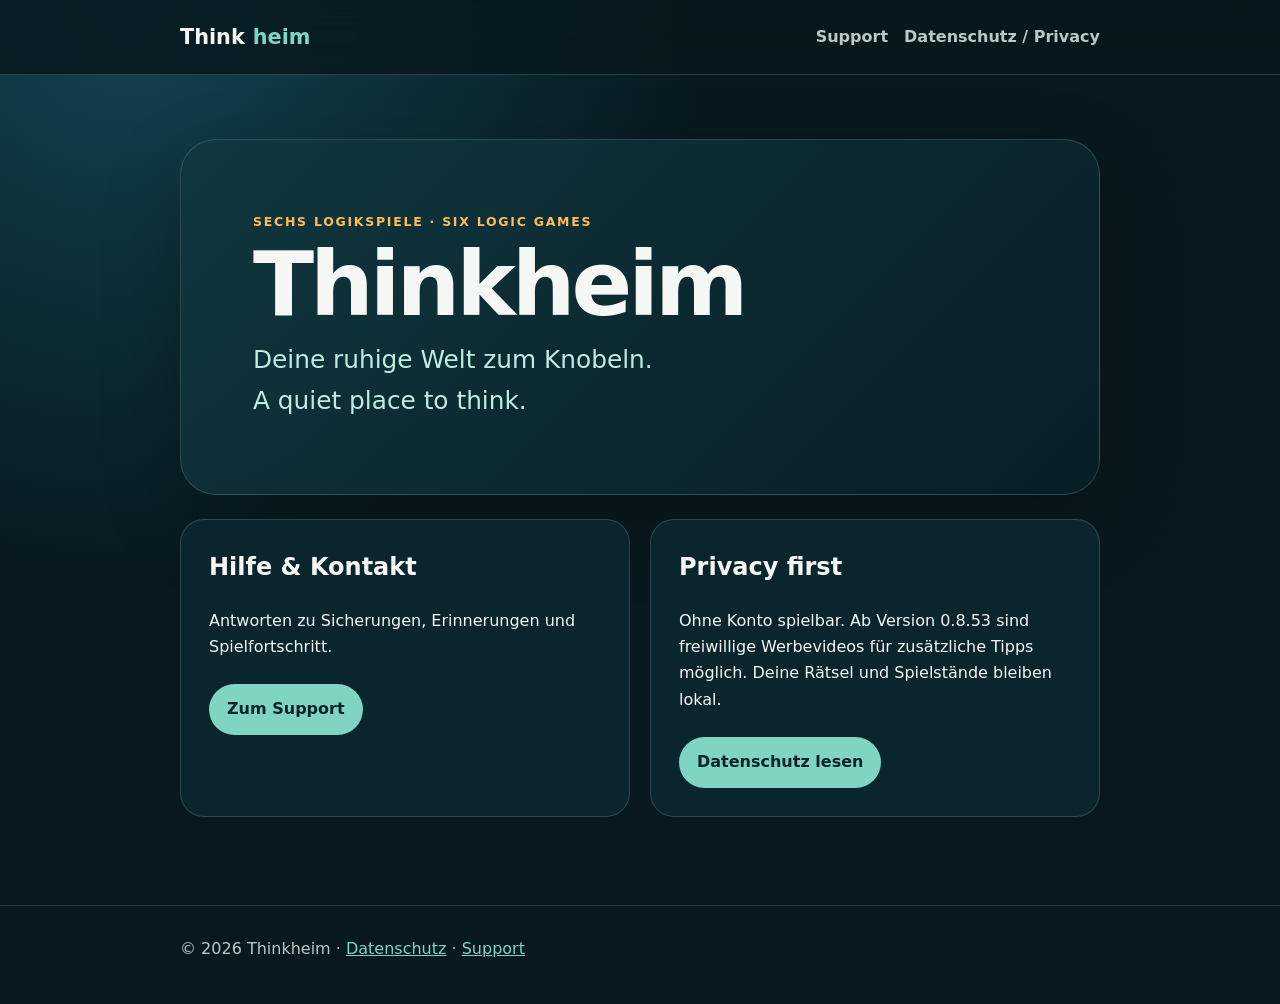
<file: docs/site/index.html>
<!doctype html>
<html lang="de">
<head>
  <meta charset="utf-8">
  <meta name="viewport" content="width=device-width, initial-scale=1">
  <meta name="description" content="Thinkheim – Deine ruhige Welt zum Knobeln. Support und Datenschutz.">
  <title>Thinkheim · A quiet place to think.</title>
  <link rel="stylesheet" href="styles.css">
</head>
<body>
  <header class="topbar">
    <nav class="shell nav" aria-label="Hauptnavigation">
      <a class="brand" href="index.html">Think<span>heim</span></a>
      <div class="links"><a href="support.html">Support</a><a href="privacy.html">Datenschutz / Privacy</a></div>
    </nav>
  </header>
  <main class="shell">
    <section class="hero">
      <div class="eyebrow">Sechs Logikspiele · Six logic games</div>
      <h1>Thinkheim</h1>
      <p class="lead">Deine ruhige Welt zum Knobeln.<br>A quiet place to think.</p>
    </section>
    <section class="cards" aria-label="Informationen">
      <article class="card"><h2>Hilfe & Kontakt</h2><p>Antworten zu Sicherungen, Erinnerungen und Spielfortschritt.</p><a class="button" href="support.html">Zum Support</a></article>
      <article class="card"><h2>Privacy first</h2><p>Ohne Konto spielbar. Ab Version 0.8.53 sind freiwillige Werbevideos für zusätzliche Tipps möglich. Deine Rätsel und Spielstände bleiben lokal.</p><a class="button" href="privacy.html">Datenschutz lesen</a></article>
    </section>
  </main>
  <footer><div class="shell">© 2026 Thinkheim · <a href="privacy.html">Datenschutz</a> · <a href="support.html">Support</a></div></footer>
</body>
</html>
</file>
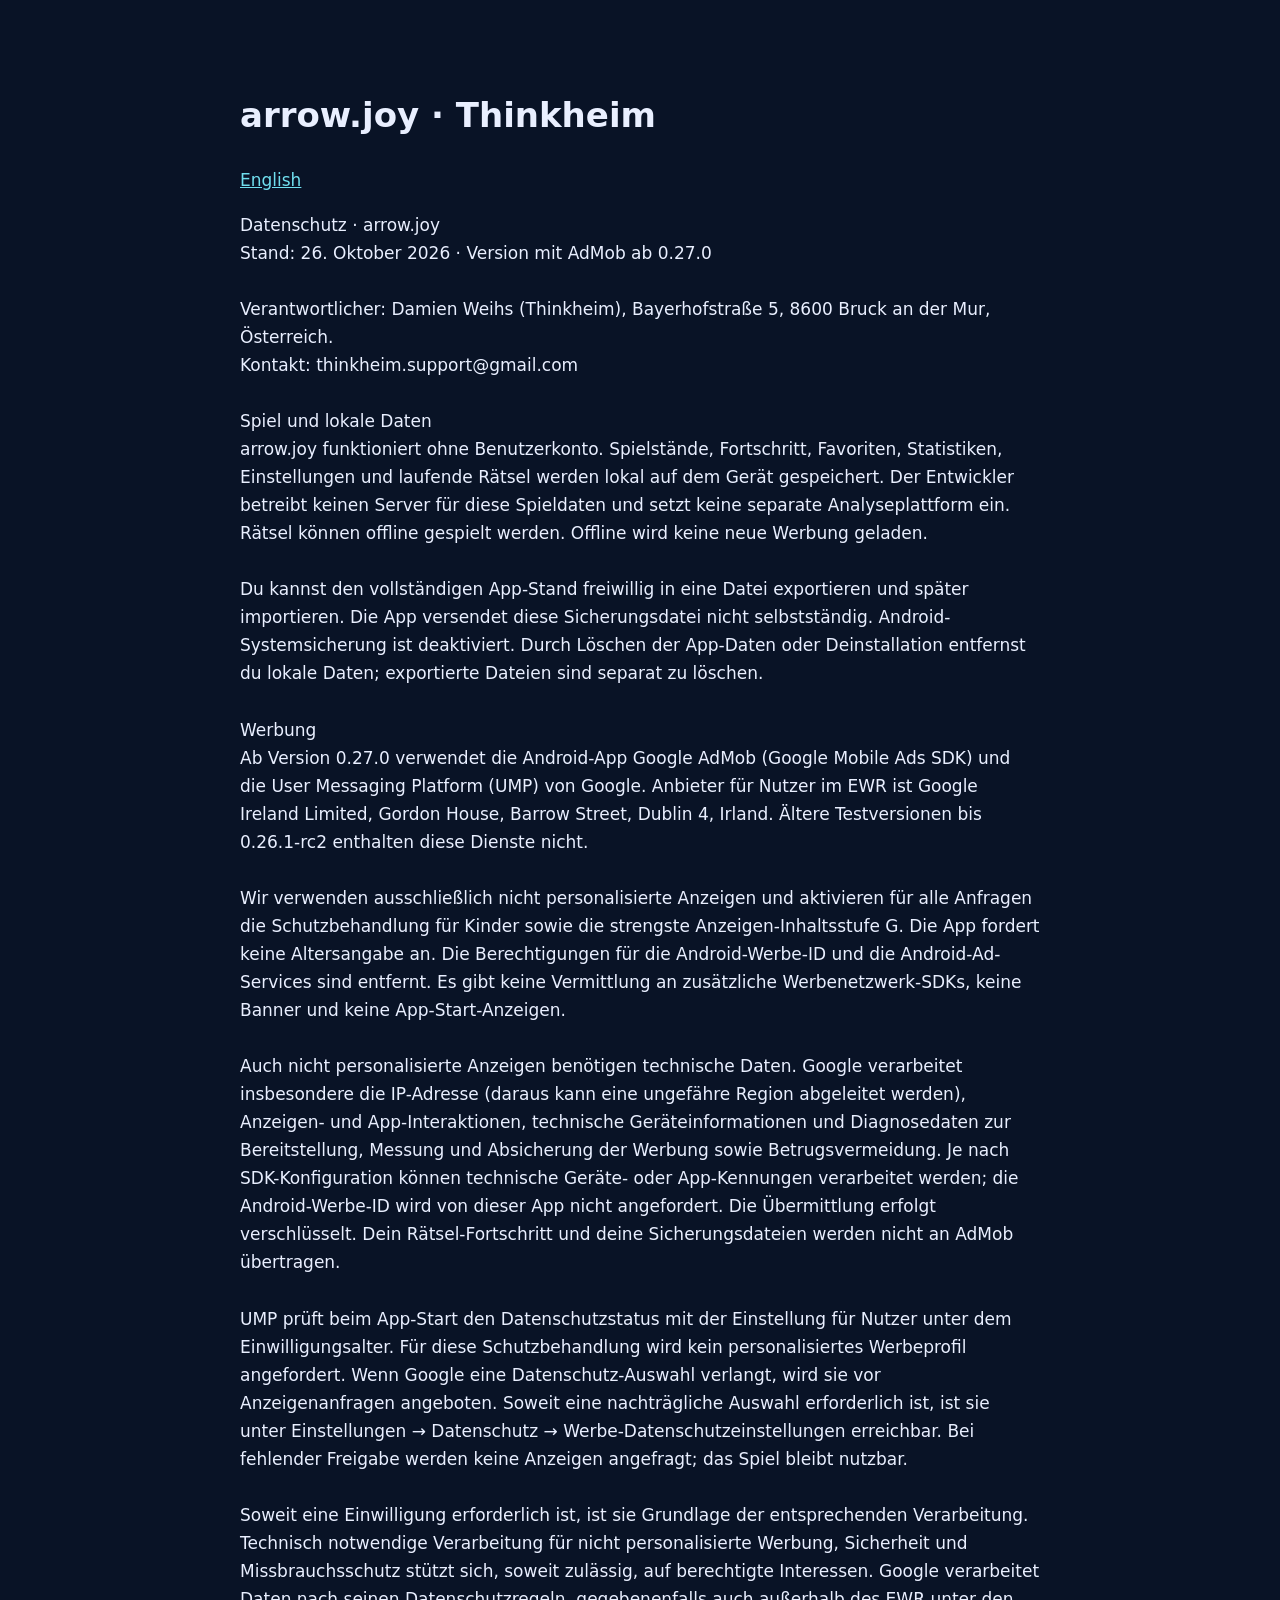
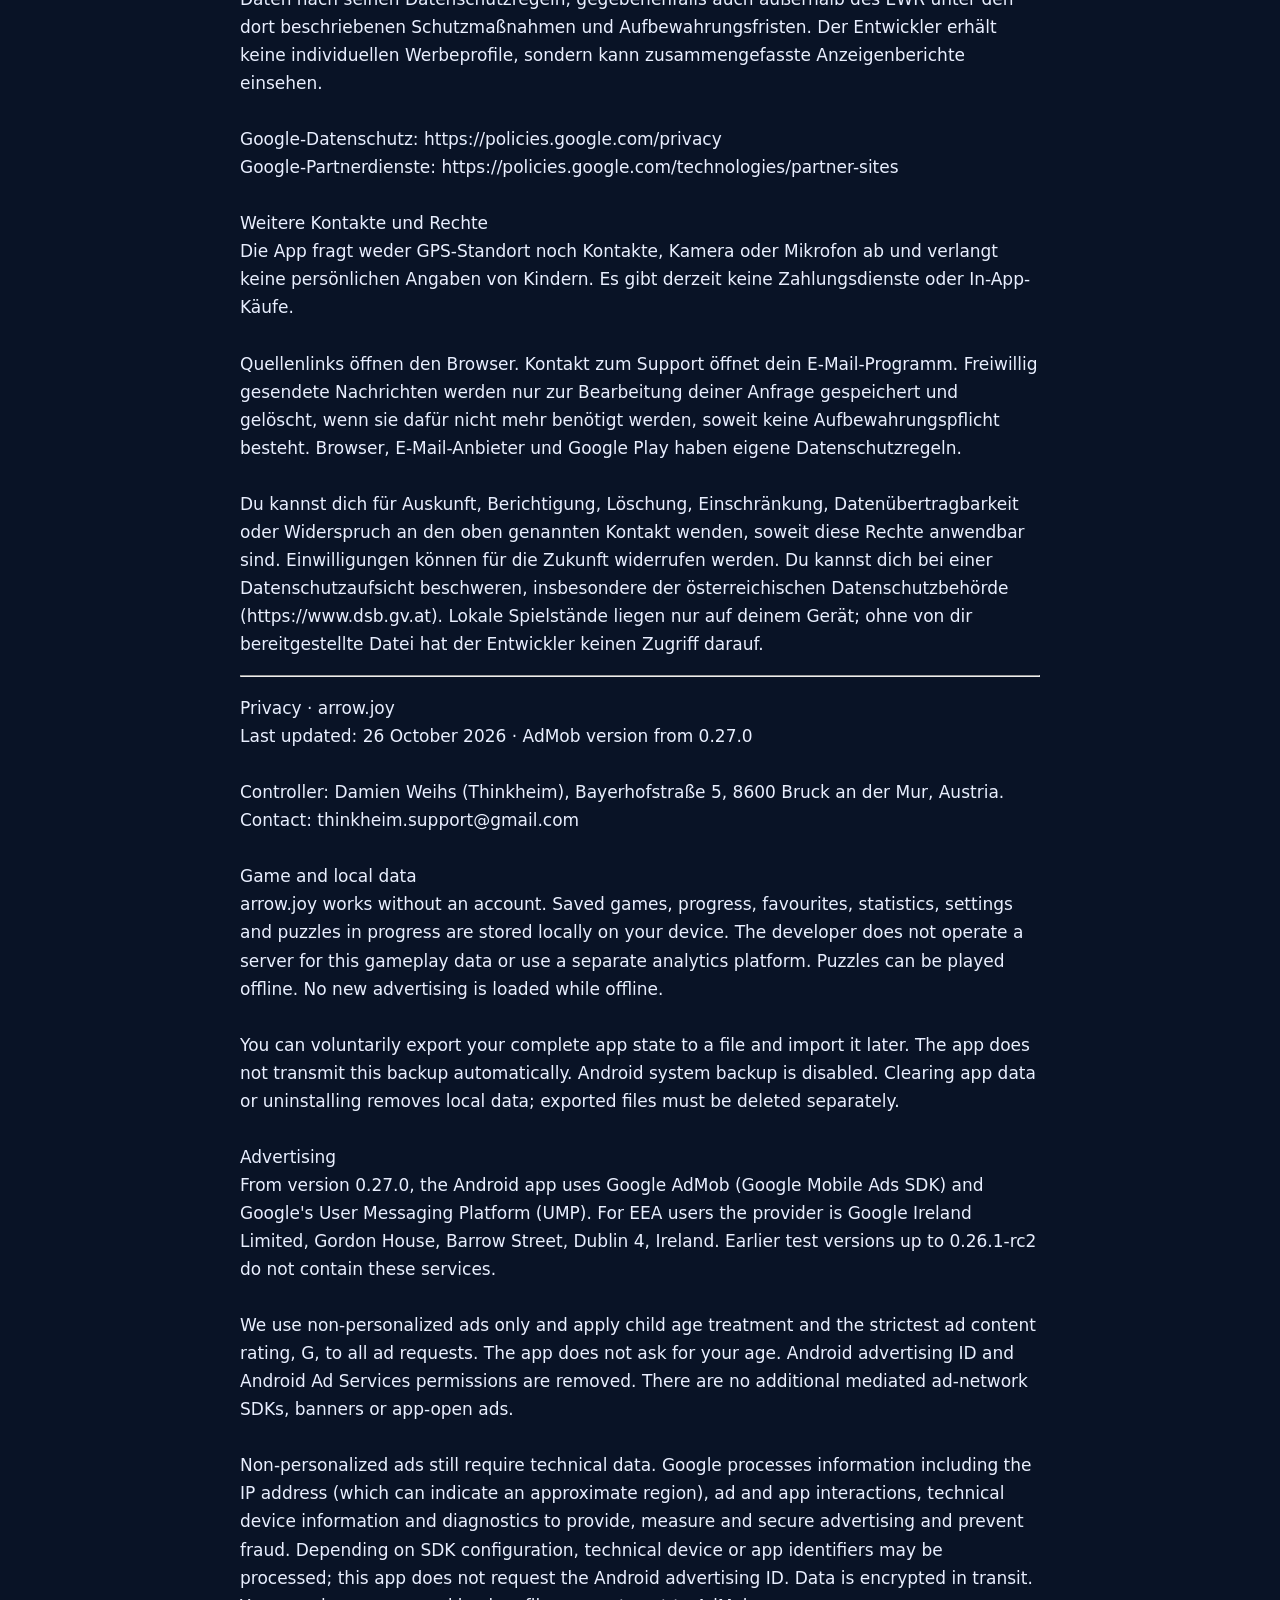
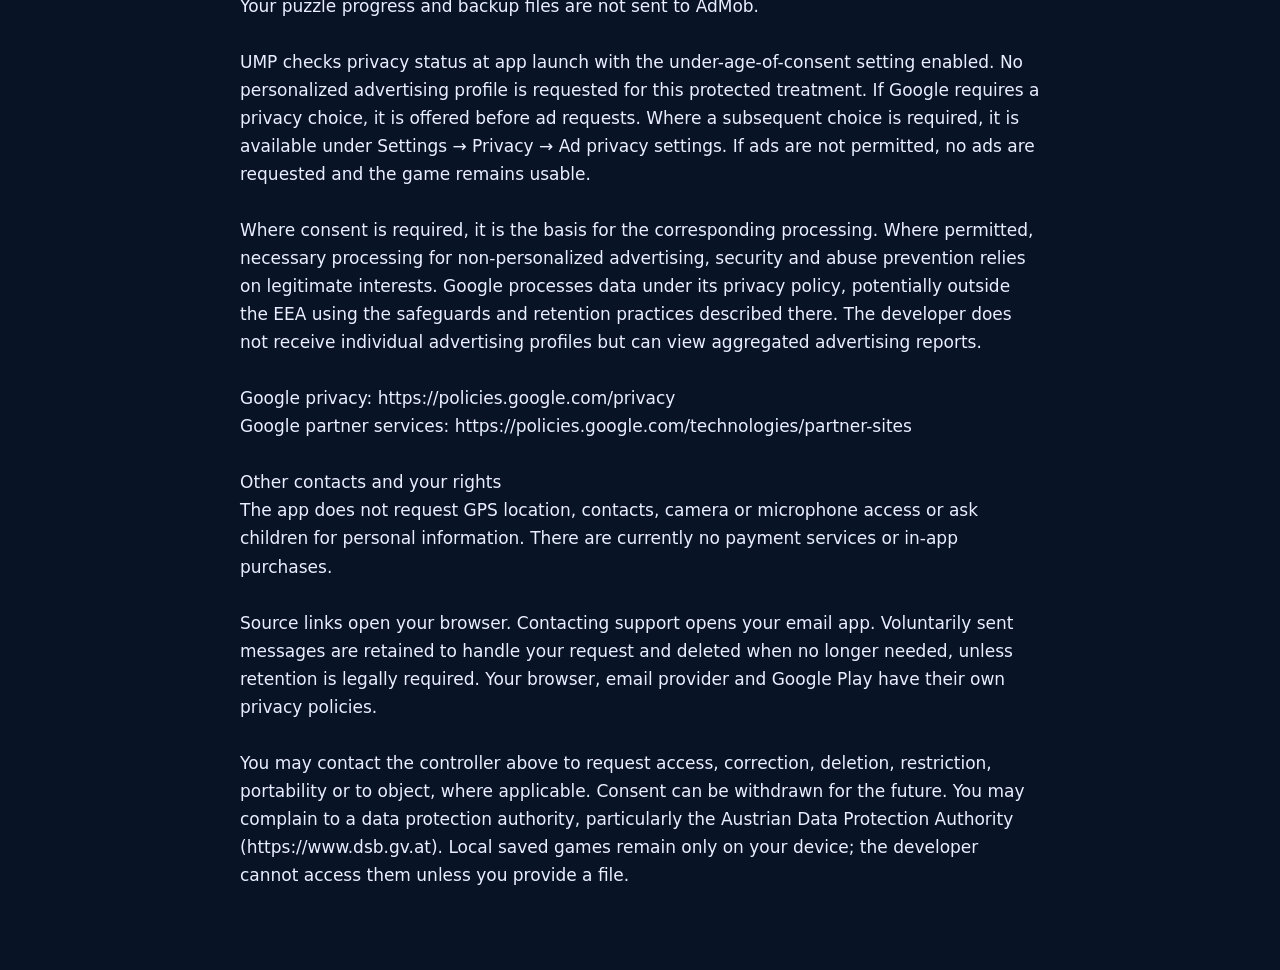
<file: docs/site/arrowjoy-privacy.html>
<!doctype html><html lang="de"><meta charset="utf-8"><meta name="viewport" content="width=device-width,initial-scale=1"><title>arrow.joy · Datenschutz / Privacy</title><style>body{font:17px/1.65 system-ui;max-width:800px;margin:40px auto;padding:24px;background:#091326;color:#e9efff}pre{white-space:pre-wrap;font:inherit}a{color:#70dfef}</style><h1>arrow.joy · Thinkheim</h1><a href="#english">English</a><pre>Datenschutz · arrow.joy
Stand: 26. Oktober 2026 · Version mit AdMob ab 0.27.0

Verantwortlicher: Damien Weihs (Thinkheim), Bayerhofstraße 5, 8600 Bruck an der Mur, Österreich.
Kontakt: thinkheim.support@gmail.com

Spiel und lokale Daten
arrow.joy funktioniert ohne Benutzerkonto. Spielstände, Fortschritt, Favoriten, Statistiken, Einstellungen und laufende Rätsel werden lokal auf dem Gerät gespeichert. Der Entwickler betreibt keinen Server für diese Spieldaten und setzt keine separate Analyseplattform ein. Rätsel können offline gespielt werden. Offline wird keine neue Werbung geladen.

Du kannst den vollständigen App-Stand freiwillig in eine Datei exportieren und später importieren. Die App versendet diese Sicherungsdatei nicht selbstständig. Android-Systemsicherung ist deaktiviert. Durch Löschen der App-Daten oder Deinstallation entfernst du lokale Daten; exportierte Dateien sind separat zu löschen.

Werbung
Ab Version 0.27.0 verwendet die Android-App Google AdMob (Google Mobile Ads SDK) und die User Messaging Platform (UMP) von Google. Anbieter für Nutzer im EWR ist Google Ireland Limited, Gordon House, Barrow Street, Dublin 4, Irland. Ältere Testversionen bis 0.26.1-rc2 enthalten diese Dienste nicht.

Wir verwenden ausschließlich nicht personalisierte Anzeigen und aktivieren für alle Anfragen die Schutzbehandlung für Kinder sowie die strengste Anzeigen-Inhaltsstufe G. Die App fordert keine Altersangabe an. Die Berechtigungen für die Android-Werbe-ID und die Android-Ad-Services sind entfernt. Es gibt keine Vermittlung an zusätzliche Werbenetzwerk-SDKs, keine Banner und keine App-Start-Anzeigen.

Auch nicht personalisierte Anzeigen benötigen technische Daten. Google verarbeitet insbesondere die IP-Adresse (daraus kann eine ungefähre Region abgeleitet werden), Anzeigen- und App-Interaktionen, technische Geräteinformationen und Diagnosedaten zur Bereitstellung, Messung und Absicherung der Werbung sowie Betrugsvermeidung. Je nach SDK-Konfiguration können technische Geräte- oder App-Kennungen verarbeitet werden; die Android-Werbe-ID wird von dieser App nicht angefordert. Die Übermittlung erfolgt verschlüsselt. Dein Rätsel-Fortschritt und deine Sicherungsdateien werden nicht an AdMob übertragen.

UMP prüft beim App-Start den Datenschutzstatus mit der Einstellung für Nutzer unter dem Einwilligungsalter. Für diese Schutzbehandlung wird kein personalisiertes Werbeprofil angefordert. Wenn Google eine Datenschutz-Auswahl verlangt, wird sie vor Anzeigenanfragen angeboten. Soweit eine nachträgliche Auswahl erforderlich ist, ist sie unter Einstellungen → Datenschutz → Werbe-Datenschutzeinstellungen erreichbar. Bei fehlender Freigabe werden keine Anzeigen angefragt; das Spiel bleibt nutzbar.

Soweit eine Einwilligung erforderlich ist, ist sie Grundlage der entsprechenden Verarbeitung. Technisch notwendige Verarbeitung für nicht personalisierte Werbung, Sicherheit und Missbrauchsschutz stützt sich, soweit zulässig, auf berechtigte Interessen. Google verarbeitet Daten nach seinen Datenschutzregeln, gegebenenfalls auch außerhalb des EWR unter den dort beschriebenen Schutzmaßnahmen und Aufbewahrungsfristen. Der Entwickler erhält keine individuellen Werbeprofile, sondern kann zusammengefasste Anzeigenberichte einsehen.

Google-Datenschutz: https://policies.google.com/privacy
Google-Partnerdienste: https://policies.google.com/technologies/partner-sites

Weitere Kontakte und Rechte
Die App fragt weder GPS-Standort noch Kontakte, Kamera oder Mikrofon ab und verlangt keine persönlichen Angaben von Kindern. Es gibt derzeit keine Zahlungsdienste oder In-App-Käufe.

Quellenlinks öffnen den Browser. Kontakt zum Support öffnet dein E-Mail-Programm. Freiwillig gesendete Nachrichten werden nur zur Bearbeitung deiner Anfrage gespeichert und gelöscht, wenn sie dafür nicht mehr benötigt werden, soweit keine Aufbewahrungspflicht besteht. Browser, E-Mail-Anbieter und Google Play haben eigene Datenschutzregeln.

Du kannst dich für Auskunft, Berichtigung, Löschung, Einschränkung, Datenübertragbarkeit oder Widerspruch an den oben genannten Kontakt wenden, soweit diese Rechte anwendbar sind. Einwilligungen können für die Zukunft widerrufen werden. Du kannst dich bei einer Datenschutzaufsicht beschweren, insbesondere der österreichischen Datenschutzbehörde (https://www.dsb.gv.at). Lokale Spielstände liegen nur auf deinem Gerät; ohne von dir bereitgestellte Datei hat der Entwickler keinen Zugriff darauf.
</pre><hr><pre id="english">Privacy · arrow.joy
Last updated: 26 October 2026 · AdMob version from 0.27.0

Controller: Damien Weihs (Thinkheim), Bayerhofstraße 5, 8600 Bruck an der Mur, Austria.
Contact: thinkheim.support@gmail.com

Game and local data
arrow.joy works without an account. Saved games, progress, favourites, statistics, settings and puzzles in progress are stored locally on your device. The developer does not operate a server for this gameplay data or use a separate analytics platform. Puzzles can be played offline. No new advertising is loaded while offline.

You can voluntarily export your complete app state to a file and import it later. The app does not transmit this backup automatically. Android system backup is disabled. Clearing app data or uninstalling removes local data; exported files must be deleted separately.

Advertising
From version 0.27.0, the Android app uses Google AdMob (Google Mobile Ads SDK) and Google&#x27;s User Messaging Platform (UMP). For EEA users the provider is Google Ireland Limited, Gordon House, Barrow Street, Dublin 4, Ireland. Earlier test versions up to 0.26.1-rc2 do not contain these services.

We use non-personalized ads only and apply child age treatment and the strictest ad content rating, G, to all ad requests. The app does not ask for your age. Android advertising ID and Android Ad Services permissions are removed. There are no additional mediated ad-network SDKs, banners or app-open ads.

Non-personalized ads still require technical data. Google processes information including the IP address (which can indicate an approximate region), ad and app interactions, technical device information and diagnostics to provide, measure and secure advertising and prevent fraud. Depending on SDK configuration, technical device or app identifiers may be processed; this app does not request the Android advertising ID. Data is encrypted in transit. Your puzzle progress and backup files are not sent to AdMob.

UMP checks privacy status at app launch with the under-age-of-consent setting enabled. No personalized advertising profile is requested for this protected treatment. If Google requires a privacy choice, it is offered before ad requests. Where a subsequent choice is required, it is available under Settings → Privacy → Ad privacy settings. If ads are not permitted, no ads are requested and the game remains usable.

Where consent is required, it is the basis for the corresponding processing. Where permitted, necessary processing for non-personalized advertising, security and abuse prevention relies on legitimate interests. Google processes data under its privacy policy, potentially outside the EEA using the safeguards and retention practices described there. The developer does not receive individual advertising profiles but can view aggregated advertising reports.

Google privacy: https://policies.google.com/privacy
Google partner services: https://policies.google.com/technologies/partner-sites

Other contacts and your rights
The app does not request GPS location, contacts, camera or microphone access or ask children for personal information. There are currently no payment services or in-app purchases.

Source links open your browser. Contacting support opens your email app. Voluntarily sent messages are retained to handle your request and deleted when no longer needed, unless retention is legally required. Your browser, email provider and Google Play have their own privacy policies.

You may contact the controller above to request access, correction, deletion, restriction, portability or to object, where applicable. Consent can be withdrawn for the future. You may complain to a data protection authority, particularly the Austrian Data Protection Authority (https://www.dsb.gv.at). Local saved games remain only on your device; the developer cannot access them unless you provide a file.
</pre></html>
</file>
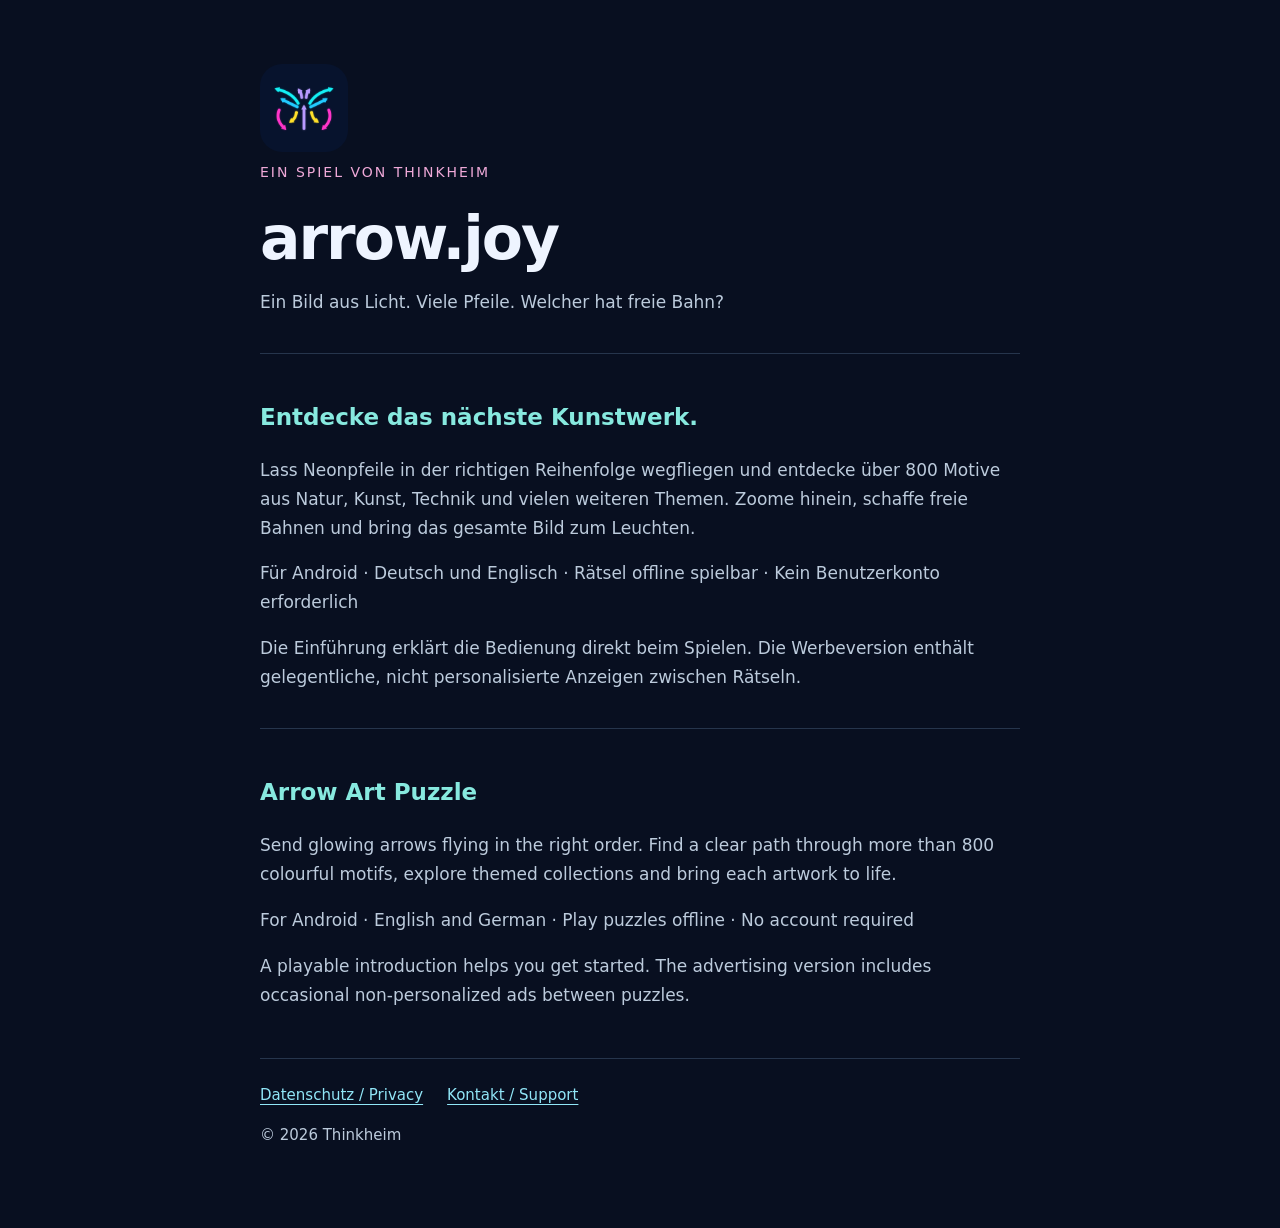
<file: docs/site/arrowjoy.html>
<!doctype html>
<html lang="de"><head><meta charset="utf-8"><meta name="viewport" content="width=device-width,initial-scale=1"><title>arrow.joy · Thinkheim</title><meta name="description" content="Leuchtende Arrow-Puzzles mit über 800 Motiven. Ein Logikspiel von Thinkheim."><style>
:root{color-scheme:dark}body{margin:0;background:#080f20;color:#eef4ff;font:17px/1.7 system-ui,sans-serif}main{max-width:760px;margin:auto;padding:64px 24px}img{width:88px;height:88px;border-radius:22px}h1{font-size:clamp(38px,8vw,60px);letter-spacing:-2px;line-height:1.1;margin:20px 0 12px}h2{font-size:23px;margin-top:38px;color:#87e9df}p{color:#bccbdc}a{color:#91e6f7;text-underline-offset:4px}.tag{font-size:14px;letter-spacing:2px;color:#efa9d8}section{border-top:1px solid #26354c;margin-top:36px;padding-top:6px}footer{border-top:1px solid #26354c;margin-top:48px;padding-top:24px;font-size:15px}nav{display:flex;gap:24px;flex-wrap:wrap}</style></head>
<body><main><img src="arrowjoy-icon.png" alt="arrow.joy"><div class="tag">EIN SPIEL VON THINKHEIM</div><h1>arrow.joy</h1><p>Ein Bild aus Licht. Viele Pfeile. Welcher hat freie Bahn?</p>
<section><h2>Entdecke das nächste Kunstwerk.</h2><p>Lass Neonpfeile in der richtigen Reihenfolge wegfliegen und entdecke über 800 Motive aus Natur, Kunst, Technik und vielen weiteren Themen. Zoome hinein, schaffe freie Bahnen und bring das gesamte Bild zum Leuchten.</p><p>Für Android · Deutsch und Englisch · Rätsel offline spielbar · Kein Benutzerkonto erforderlich</p><p>Die Einführung erklärt die Bedienung direkt beim Spielen. Die Werbeversion enthält gelegentliche, nicht personalisierte Anzeigen zwischen Rätseln.</p></section>
<section lang="en"><h2>Arrow Art Puzzle</h2><p>Send glowing arrows flying in the right order. Find a clear path through more than 800 colourful motifs, explore themed collections and bring each artwork to life.</p><p>For Android · English and German · Play puzzles offline · No account required</p><p>A playable introduction helps you get started. The advertising version includes occasional non-personalized ads between puzzles.</p></section>
<footer><nav><a href="arrowjoy-privacy.html">Datenschutz / Privacy</a><a href="mailto:thinkheim.support@gmail.com?subject=arrow.joy">Kontakt / Support</a></nav><p>© 2026 Thinkheim</p></footer></main></body></html>
</file>
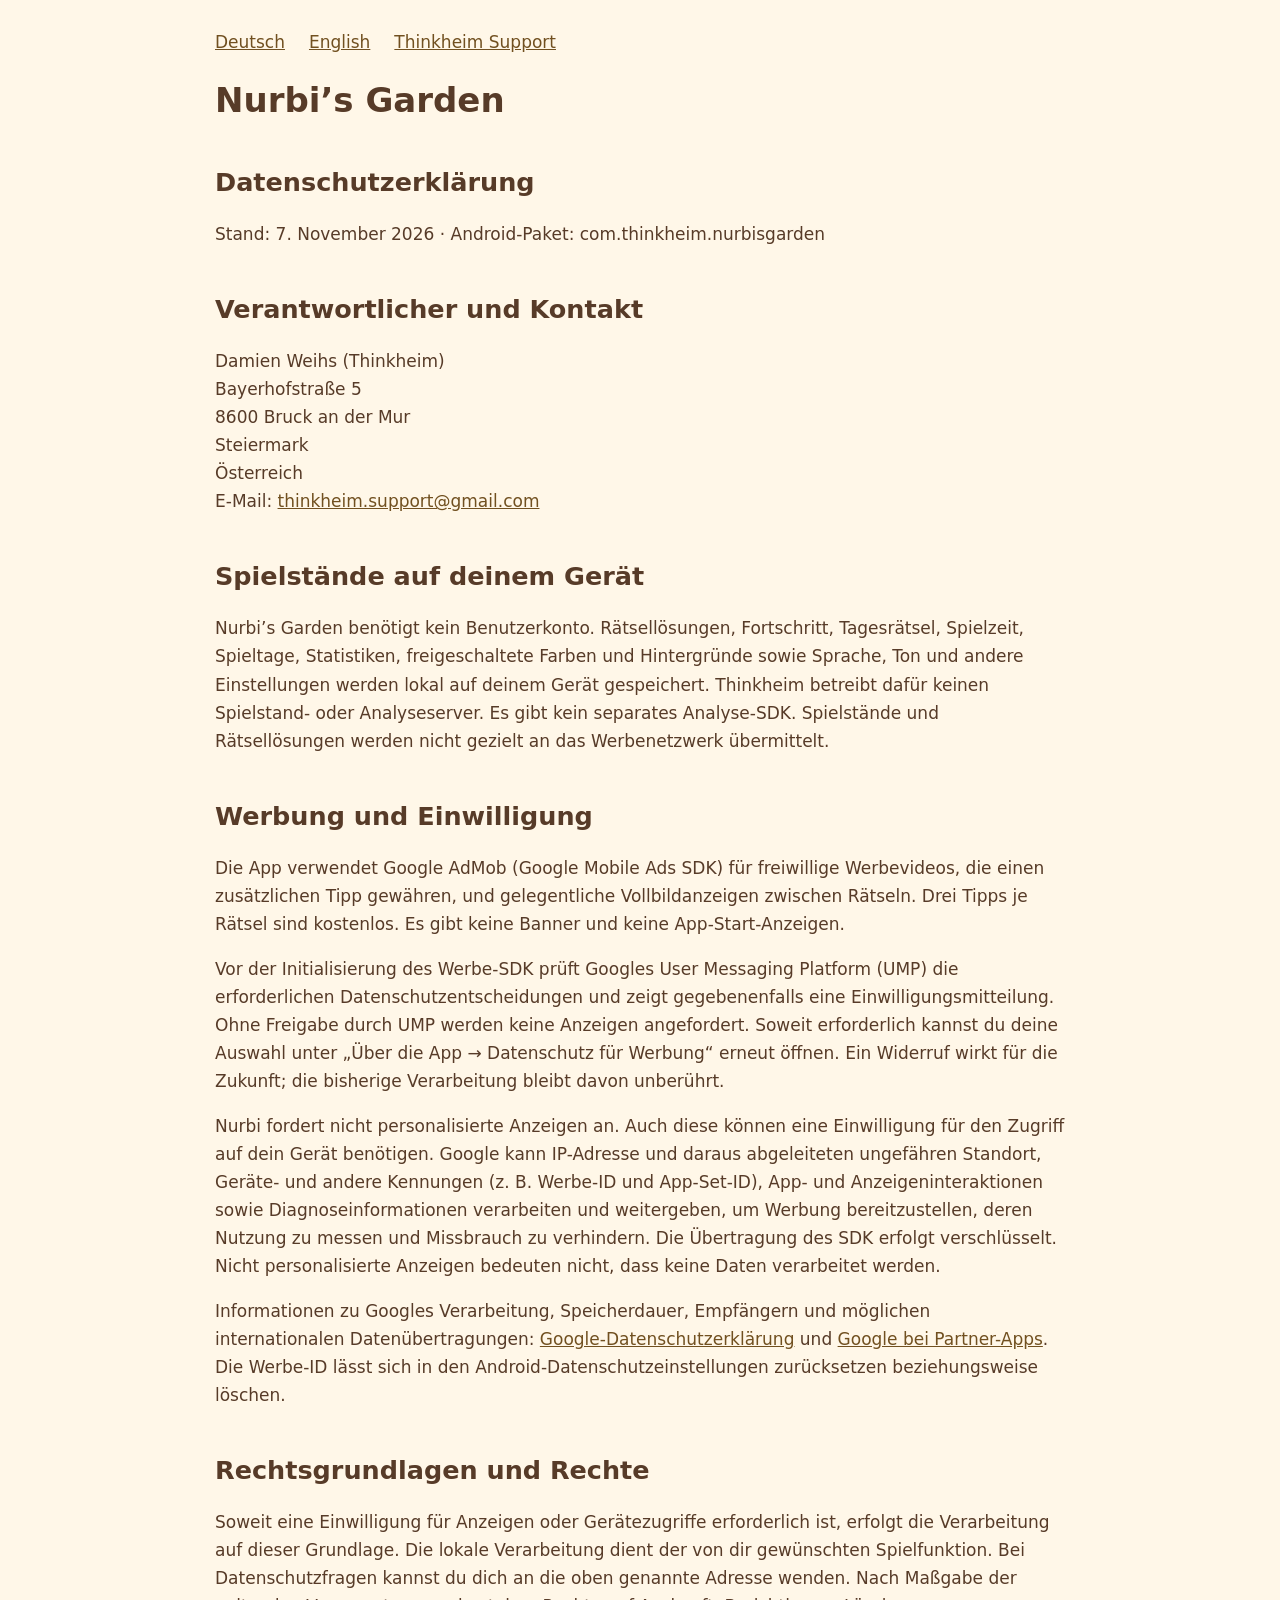
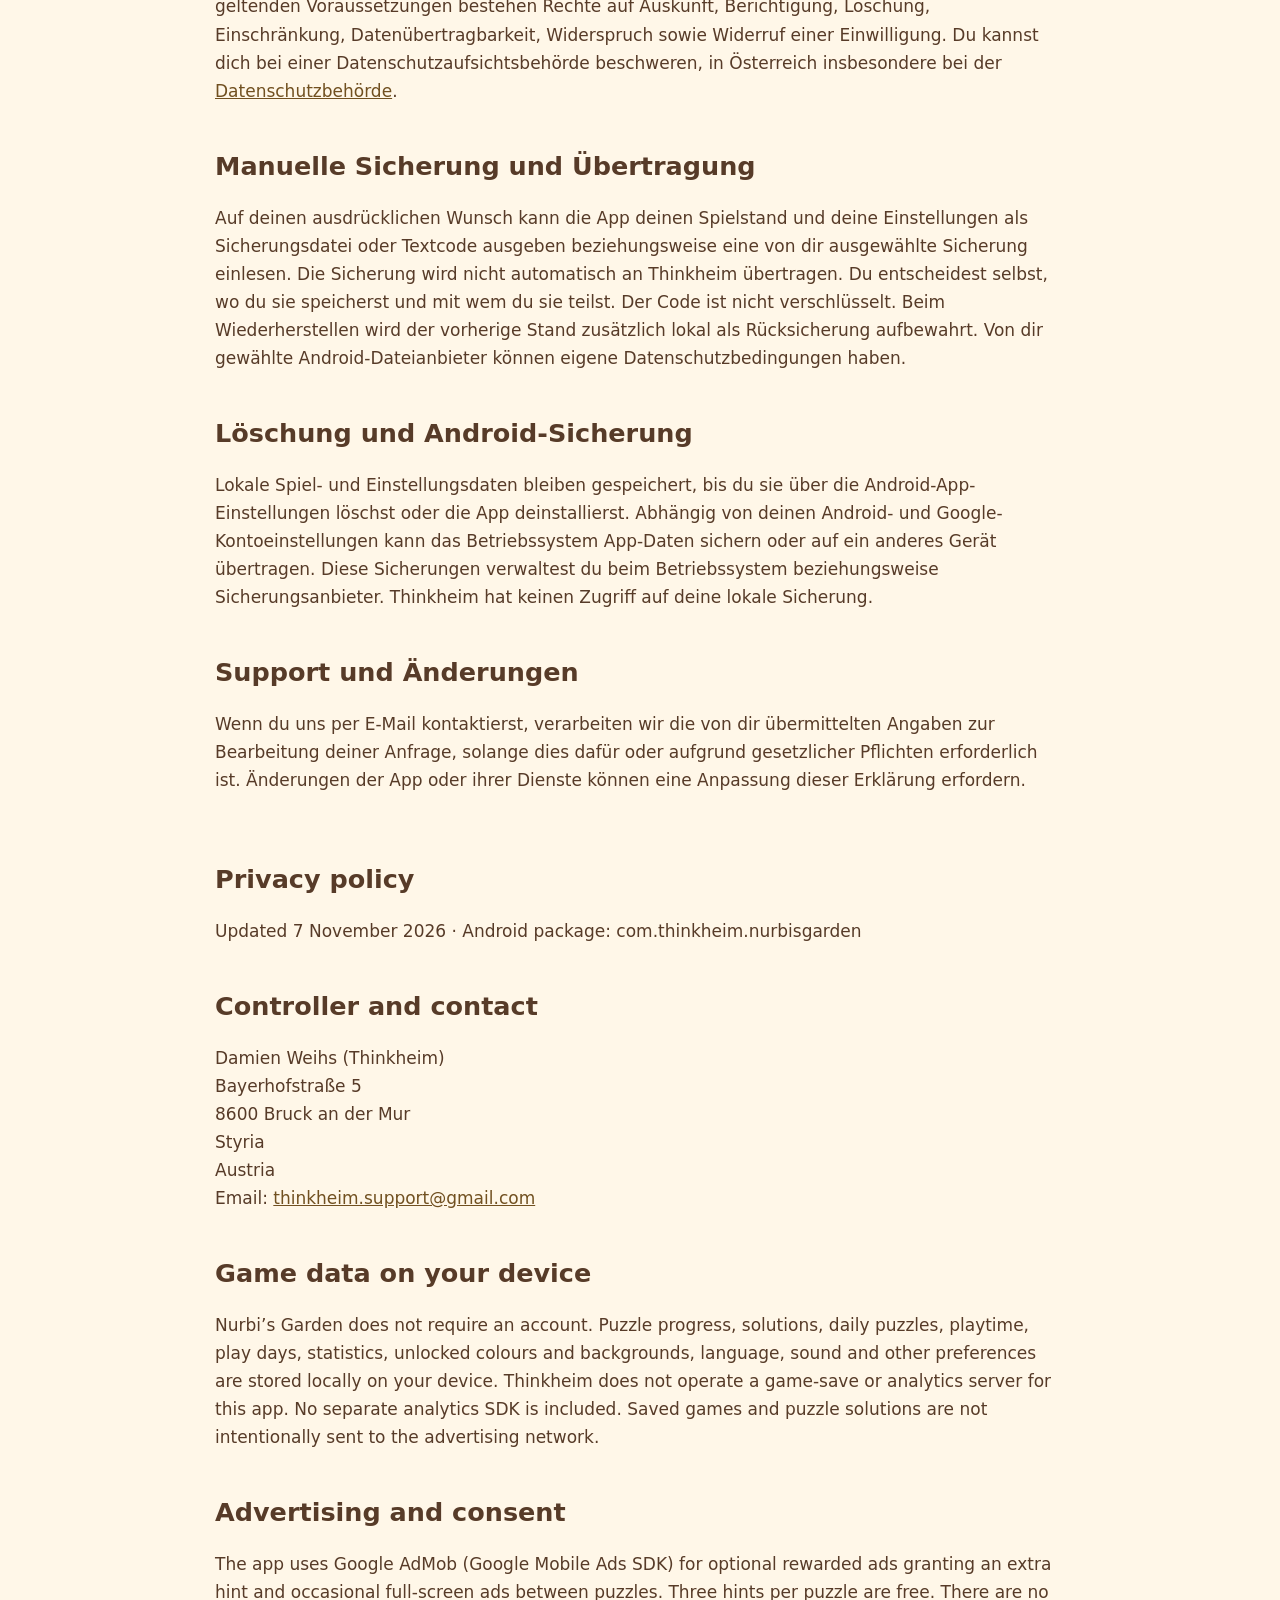
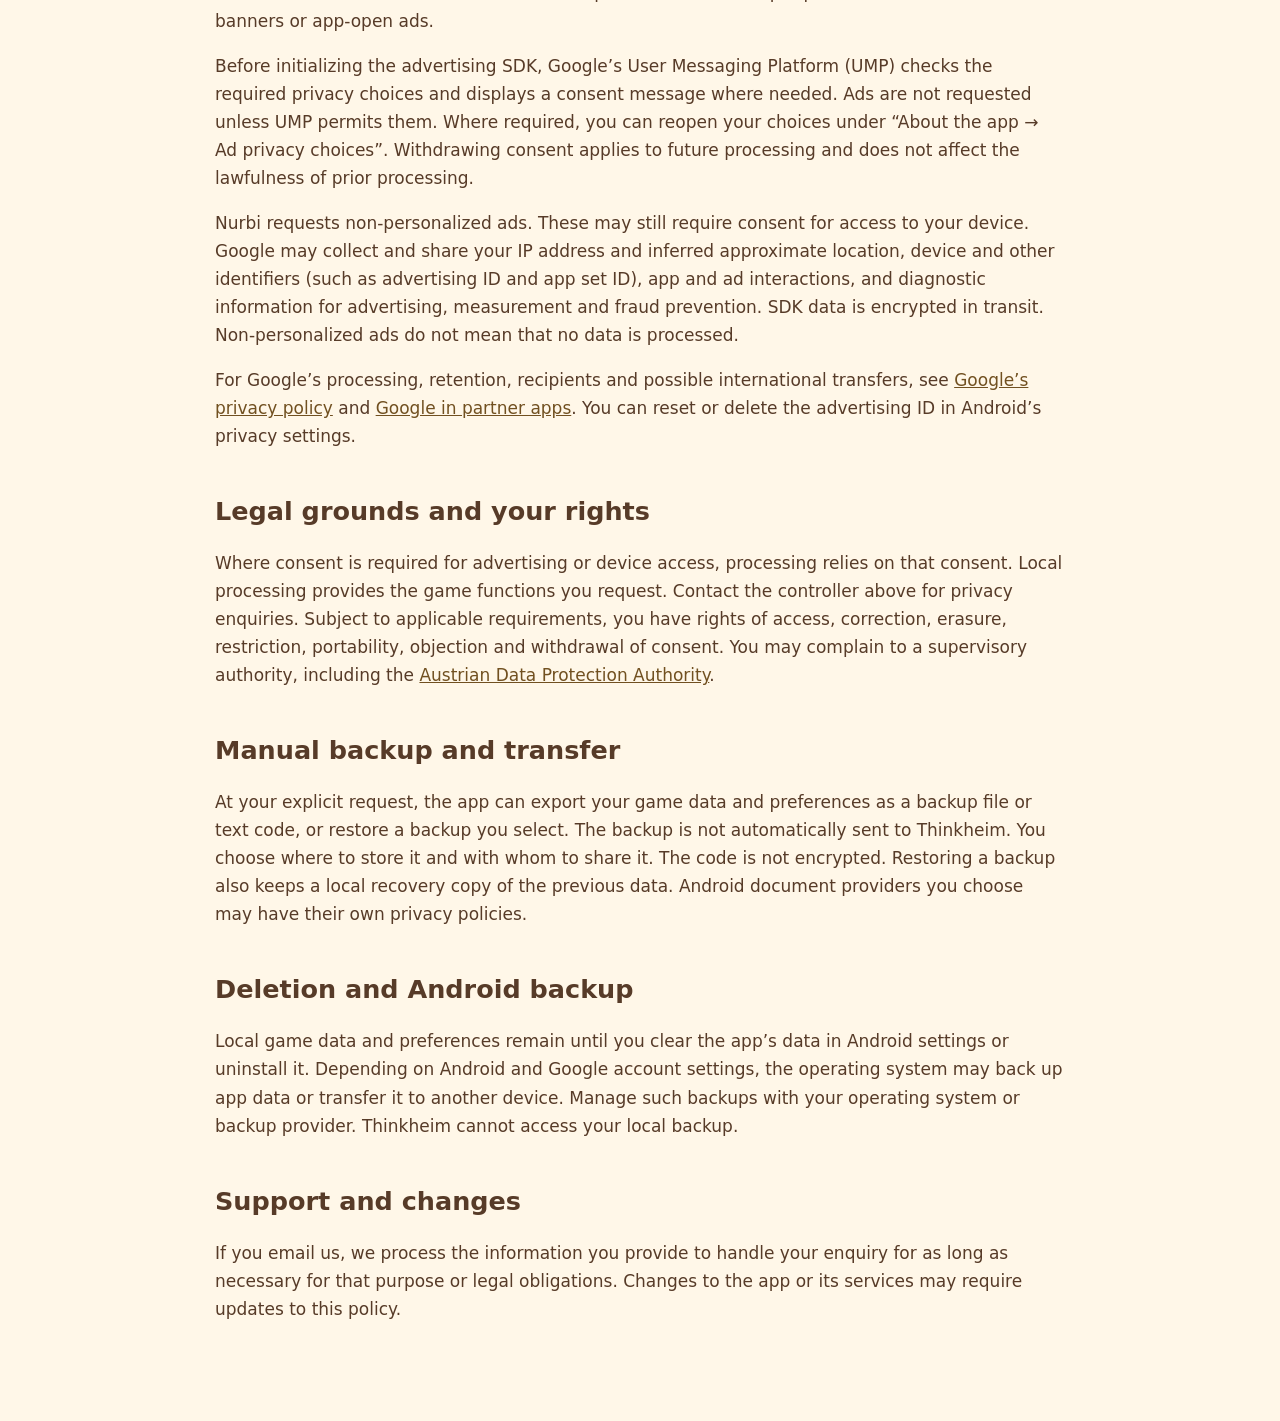
<file: docs/site/nurbis-garden-privacy.html>
<!doctype html><html lang="de"><meta charset="utf-8"><meta name="viewport" content="width=device-width,initial-scale=1"><title>Nurbi’s Garden · Datenschutz / Privacy</title><style>body{font:17px/1.65 system-ui,sans-serif;background:#fff7e8;color:#573b28;max-width:850px;margin:auto;padding:28px}h1,h2{line-height:1.25}h2{margin-top:1.8em}a{color:#715020}section{margin-bottom:70px}nav{display:flex;gap:24px;flex-wrap:wrap}</style><nav><a href="#de">Deutsch</a><a href="#en">English</a><a href="https://heinrichheinrichson-bit.github.io/PROJECT_LOGIC/support.html">Thinkheim Support</a></nav><h1>Nurbi’s Garden</h1><section id="de" lang="de"><h2>Datenschutzerklärung</h2><p>Stand: 7. November 2026 · Android-Paket: com.thinkheim.nurbisgarden</p><h2>Verantwortlicher und Kontakt</h2><p>Damien Weihs (Thinkheim)<br>Bayerhofstraße 5<br>8600 Bruck an der Mur<br>Steiermark<br>Österreich<br>E-Mail: <a href="mailto:thinkheim.support@gmail.com">thinkheim.support@gmail.com</a></p>
<h2>Spielstände auf deinem Gerät</h2><p>Nurbi’s Garden benötigt kein Benutzerkonto. Rätsellösungen, Fortschritt, Tagesrätsel, Spielzeit, Spieltage, Statistiken, freigeschaltete Farben und Hintergründe sowie Sprache, Ton und andere Einstellungen werden lokal auf deinem Gerät gespeichert. Thinkheim betreibt dafür keinen Spielstand- oder Analyseserver. Es gibt kein separates Analyse-SDK. Spielstände und Rätsellösungen werden nicht gezielt an das Werbenetzwerk übermittelt.</p><h2>Werbung und Einwilligung</h2><p>Die App verwendet Google AdMob (Google Mobile Ads SDK) für freiwillige Werbevideos, die einen zusätzlichen Tipp gewähren, und gelegentliche Vollbildanzeigen zwischen Rätseln. Drei Tipps je Rätsel sind kostenlos. Es gibt keine Banner und keine App-Start-Anzeigen.</p><p>Vor der Initialisierung des Werbe-SDK prüft Googles User Messaging Platform (UMP) die erforderlichen Datenschutzentscheidungen und zeigt gegebenenfalls eine Einwilligungsmitteilung. Ohne Freigabe durch UMP werden keine Anzeigen angefordert. Soweit erforderlich kannst du deine Auswahl unter „Über die App → Datenschutz für Werbung“ erneut öffnen. Ein Widerruf wirkt für die Zukunft; die bisherige Verarbeitung bleibt davon unberührt.</p><p>Nurbi fordert nicht personalisierte Anzeigen an. Auch diese können eine Einwilligung für den Zugriff auf dein Gerät benötigen. Google kann IP-Adresse und daraus abgeleiteten ungefähren Standort, Geräte- und andere Kennungen (z. B. Werbe-ID und App-Set-ID), App- und Anzeigeninteraktionen sowie Diagnoseinformationen verarbeiten und weitergeben, um Werbung bereitzustellen, deren Nutzung zu messen und Missbrauch zu verhindern. Die Übertragung des SDK erfolgt verschlüsselt. Nicht personalisierte Anzeigen bedeuten nicht, dass keine Daten verarbeitet werden.</p><p>Informationen zu Googles Verarbeitung, Speicherdauer, Empfängern und möglichen internationalen Datenübertragungen: <a href="https://policies.google.com/privacy">Google-Datenschutzerklärung</a> und <a href="https://policies.google.com/technologies/partner-sites">Google bei Partner-Apps</a>. Die Werbe-ID lässt sich in den Android-Datenschutzeinstellungen zurücksetzen beziehungsweise löschen.</p><h2>Rechtsgrundlagen und Rechte</h2><p>Soweit eine Einwilligung für Anzeigen oder Gerätezugriffe erforderlich ist, erfolgt die Verarbeitung auf dieser Grundlage. Die lokale Verarbeitung dient der von dir gewünschten Spielfunktion. Bei Datenschutzfragen kannst du dich an die oben genannte Adresse wenden. Nach Maßgabe der geltenden Voraussetzungen bestehen Rechte auf Auskunft, Berichtigung, Löschung, Einschränkung, Datenübertragbarkeit, Widerspruch sowie Widerruf einer Einwilligung. Du kannst dich bei einer Datenschutzaufsichtsbehörde beschweren, in Österreich insbesondere bei der <a href="https://www.dsb.gv.at/">Datenschutzbehörde</a>.</p><h2>Manuelle Sicherung und Übertragung</h2><p>Auf deinen ausdrücklichen Wunsch kann die App deinen Spielstand und deine Einstellungen als Sicherungsdatei oder Textcode ausgeben beziehungsweise eine von dir ausgewählte Sicherung einlesen. Die Sicherung wird nicht automatisch an Thinkheim übertragen. Du entscheidest selbst, wo du sie speicherst und mit wem du sie teilst. Der Code ist nicht verschlüsselt. Beim Wiederherstellen wird der vorherige Stand zusätzlich lokal als Rücksicherung aufbewahrt. Von dir gewählte Android-Dateianbieter können eigene Datenschutzbedingungen haben.</p><h2>Löschung und Android-Sicherung</h2><p>Lokale Spiel- und Einstellungsdaten bleiben gespeichert, bis du sie über die Android-App-Einstellungen löschst oder die App deinstallierst. Abhängig von deinen Android- und Google-Kontoeinstellungen kann das Betriebssystem App-Daten sichern oder auf ein anderes Gerät übertragen. Diese Sicherungen verwaltest du beim Betriebssystem beziehungsweise Sicherungsanbieter. Thinkheim hat keinen Zugriff auf deine lokale Sicherung.</p><h2>Support und Änderungen</h2><p>Wenn du uns per E-Mail kontaktierst, verarbeiten wir die von dir übermittelten Angaben zur Bearbeitung deiner Anfrage, solange dies dafür oder aufgrund gesetzlicher Pflichten erforderlich ist. Änderungen der App oder ihrer Dienste können eine Anpassung dieser Erklärung erfordern.</p></section>
<section id="en" lang="en"><h2>Privacy policy</h2><p>Updated 7 November 2026 · Android package: com.thinkheim.nurbisgarden</p><h2>Controller and contact</h2><p>Damien Weihs (Thinkheim)<br>Bayerhofstraße 5<br>8600 Bruck an der Mur<br>Styria<br>Austria<br>Email: <a href="mailto:thinkheim.support@gmail.com">thinkheim.support@gmail.com</a></p>
<h2>Game data on your device</h2><p>Nurbi’s Garden does not require an account. Puzzle progress, solutions, daily puzzles, playtime, play days, statistics, unlocked colours and backgrounds, language, sound and other preferences are stored locally on your device. Thinkheim does not operate a game-save or analytics server for this app. No separate analytics SDK is included. Saved games and puzzle solutions are not intentionally sent to the advertising network.</p><h2>Advertising and consent</h2><p>The app uses Google AdMob (Google Mobile Ads SDK) for optional rewarded ads granting an extra hint and occasional full-screen ads between puzzles. Three hints per puzzle are free. There are no banners or app-open ads.</p><p>Before initializing the advertising SDK, Google’s User Messaging Platform (UMP) checks the required privacy choices and displays a consent message where needed. Ads are not requested unless UMP permits them. Where required, you can reopen your choices under “About the app → Ad privacy choices”. Withdrawing consent applies to future processing and does not affect the lawfulness of prior processing.</p><p>Nurbi requests non-personalized ads. These may still require consent for access to your device. Google may collect and share your IP address and inferred approximate location, device and other identifiers (such as advertising ID and app set ID), app and ad interactions, and diagnostic information for advertising, measurement and fraud prevention. SDK data is encrypted in transit. Non-personalized ads do not mean that no data is processed.</p><p>For Google’s processing, retention, recipients and possible international transfers, see <a href="https://policies.google.com/privacy">Google’s privacy policy</a> and <a href="https://policies.google.com/technologies/partner-sites">Google in partner apps</a>. You can reset or delete the advertising ID in Android’s privacy settings.</p><h2>Legal grounds and your rights</h2><p>Where consent is required for advertising or device access, processing relies on that consent. Local processing provides the game functions you request. Contact the controller above for privacy enquiries. Subject to applicable requirements, you have rights of access, correction, erasure, restriction, portability, objection and withdrawal of consent. You may complain to a supervisory authority, including the <a href="https://www.dsb.gv.at/">Austrian Data Protection Authority</a>.</p><h2>Manual backup and transfer</h2><p>At your explicit request, the app can export your game data and preferences as a backup file or text code, or restore a backup you select. The backup is not automatically sent to Thinkheim. You choose where to store it and with whom to share it. The code is not encrypted. Restoring a backup also keeps a local recovery copy of the previous data. Android document providers you choose may have their own privacy policies.</p><h2>Deletion and Android backup</h2><p>Local game data and preferences remain until you clear the app’s data in Android settings or uninstall it. Depending on Android and Google account settings, the operating system may back up app data or transfer it to another device. Manage such backups with your operating system or backup provider. Thinkheim cannot access your local backup.</p><h2>Support and changes</h2><p>If you email us, we process the information you provide to handle your enquiry for as long as necessary for that purpose or legal obligations. Changes to the app or its services may require updates to this policy.</p></section></html>
</file>
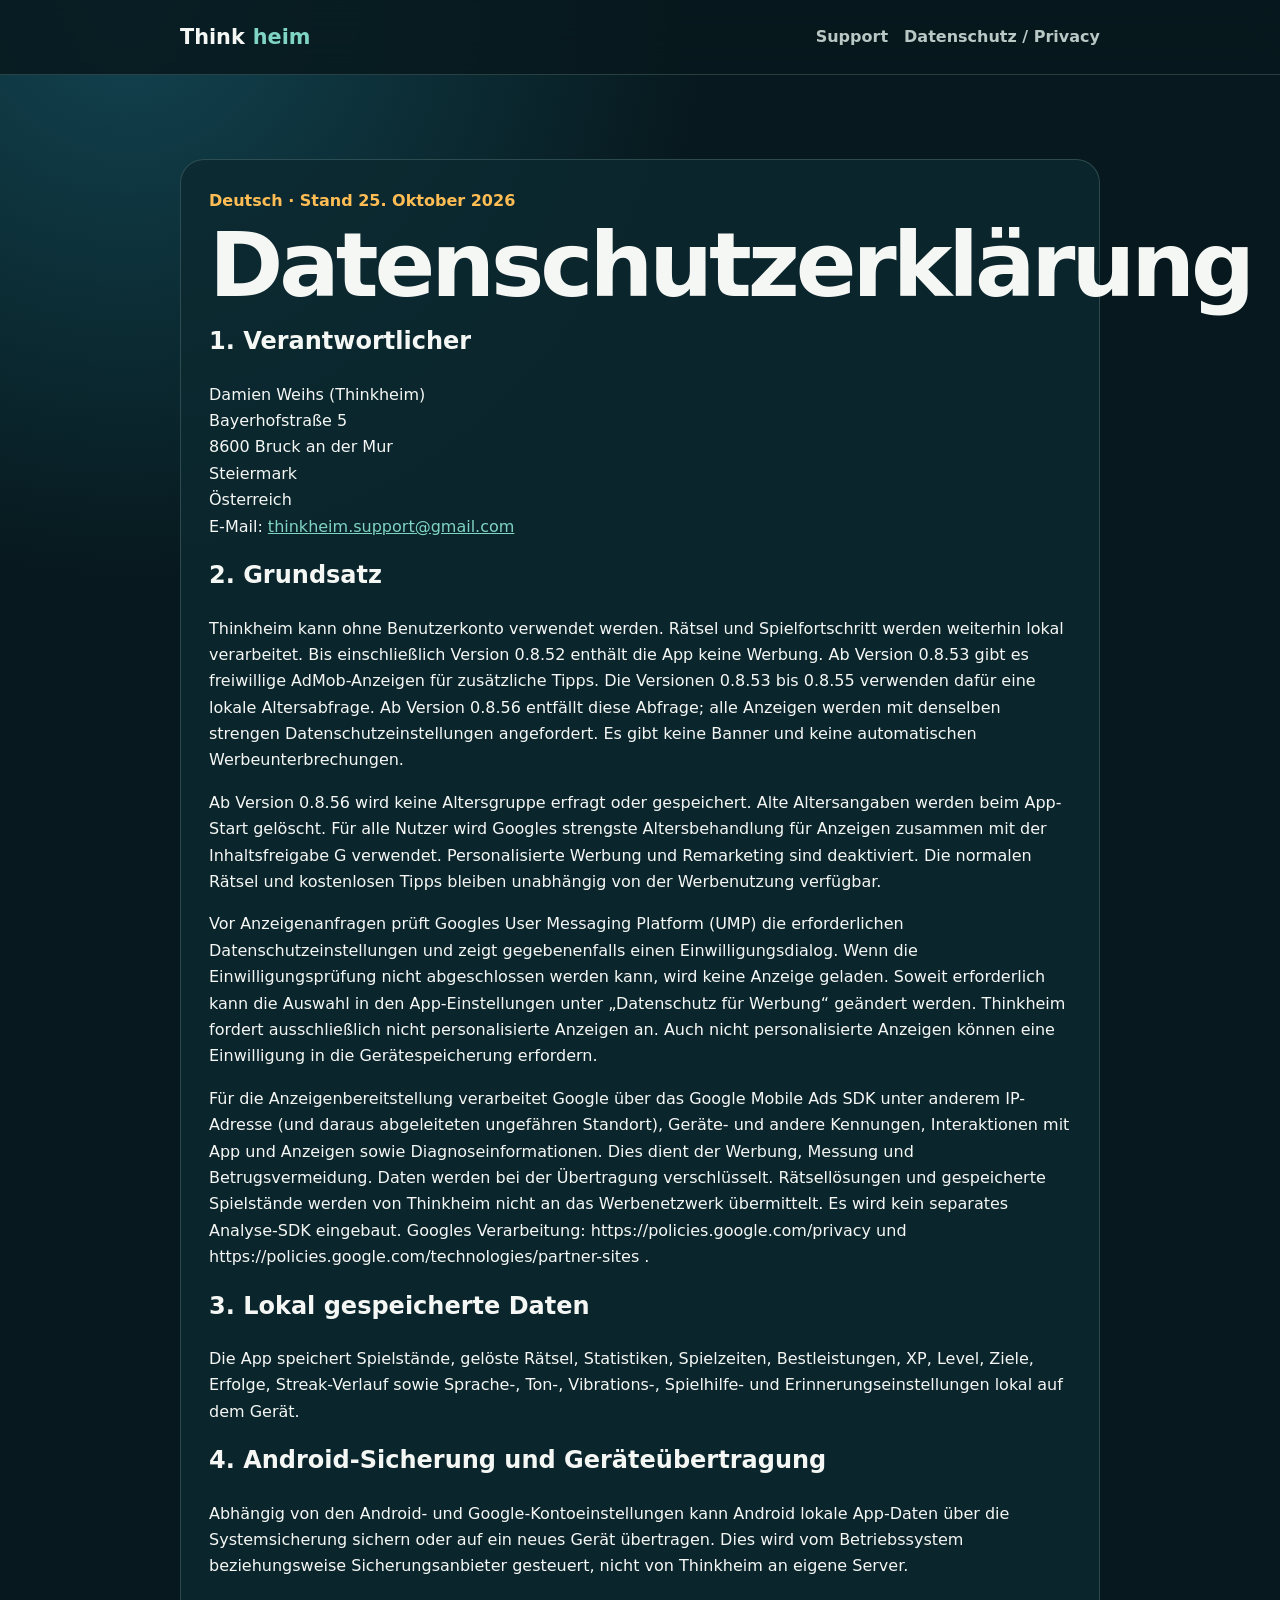
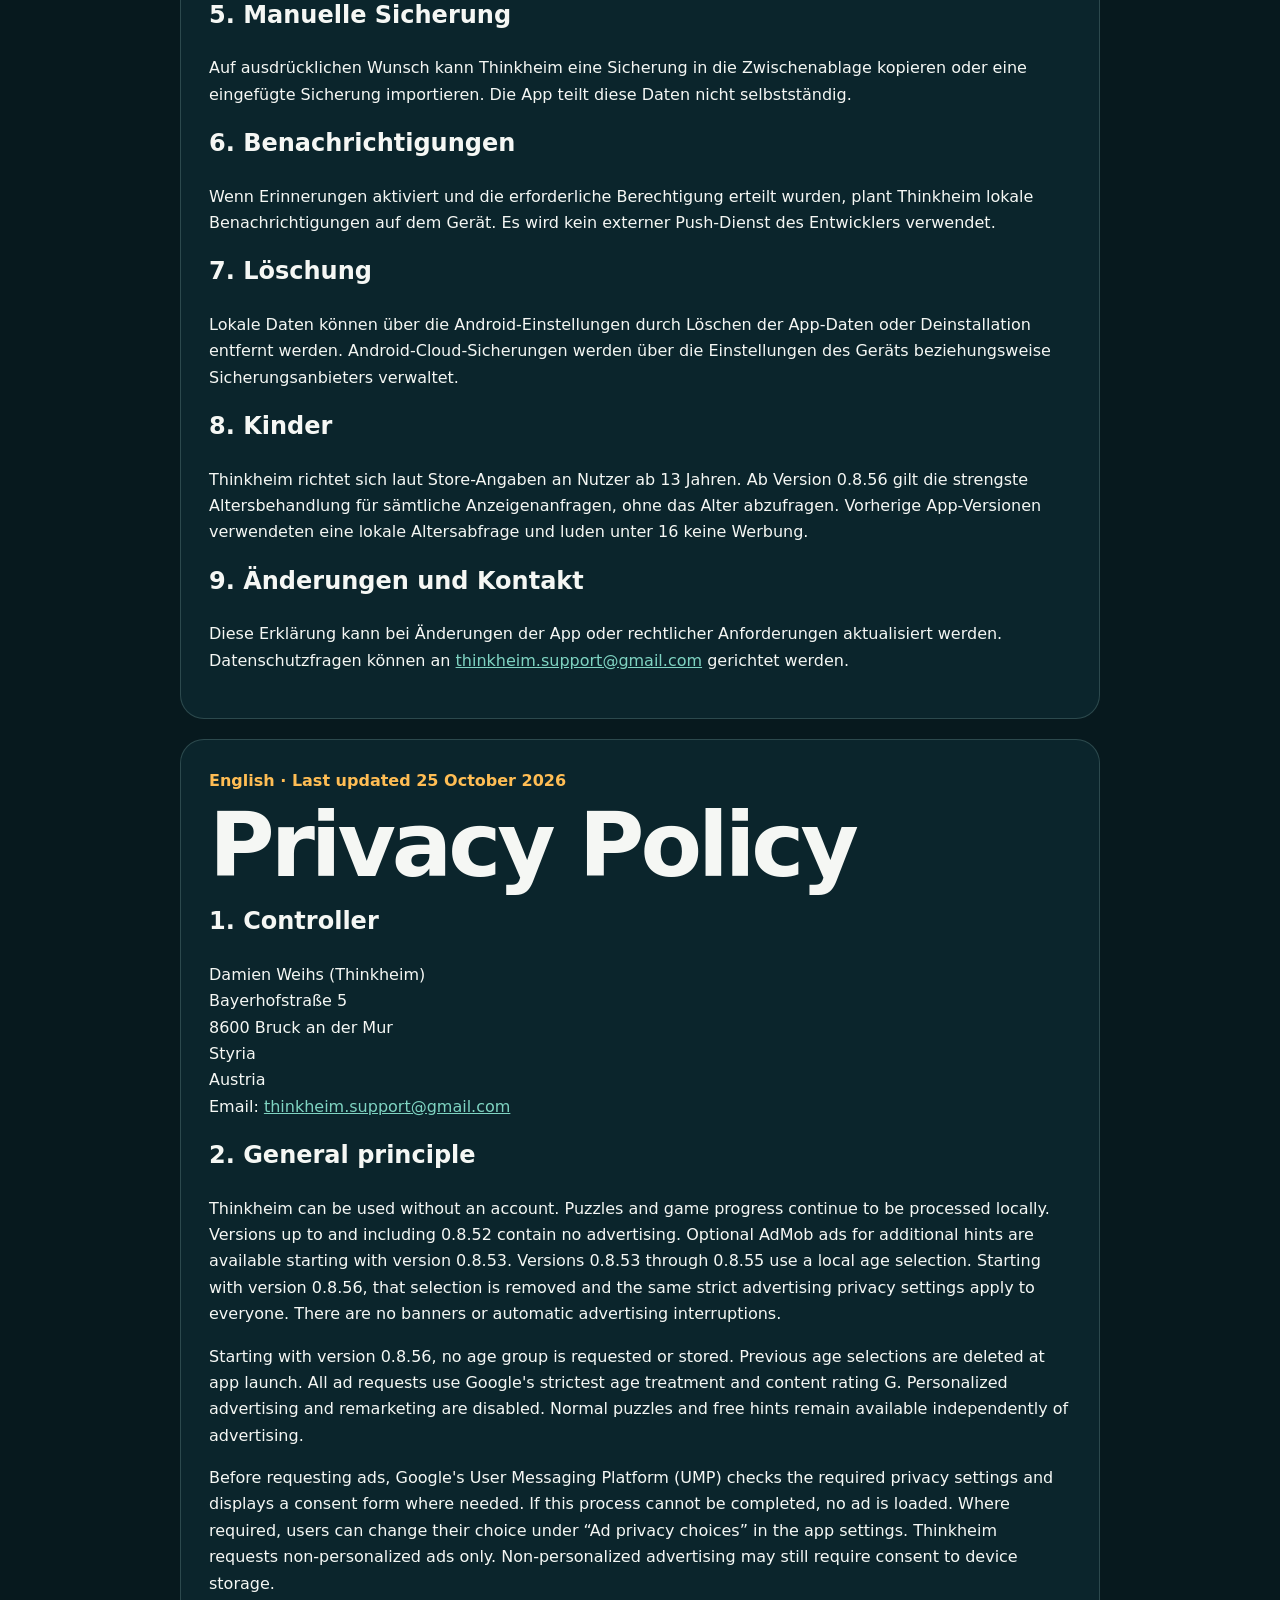
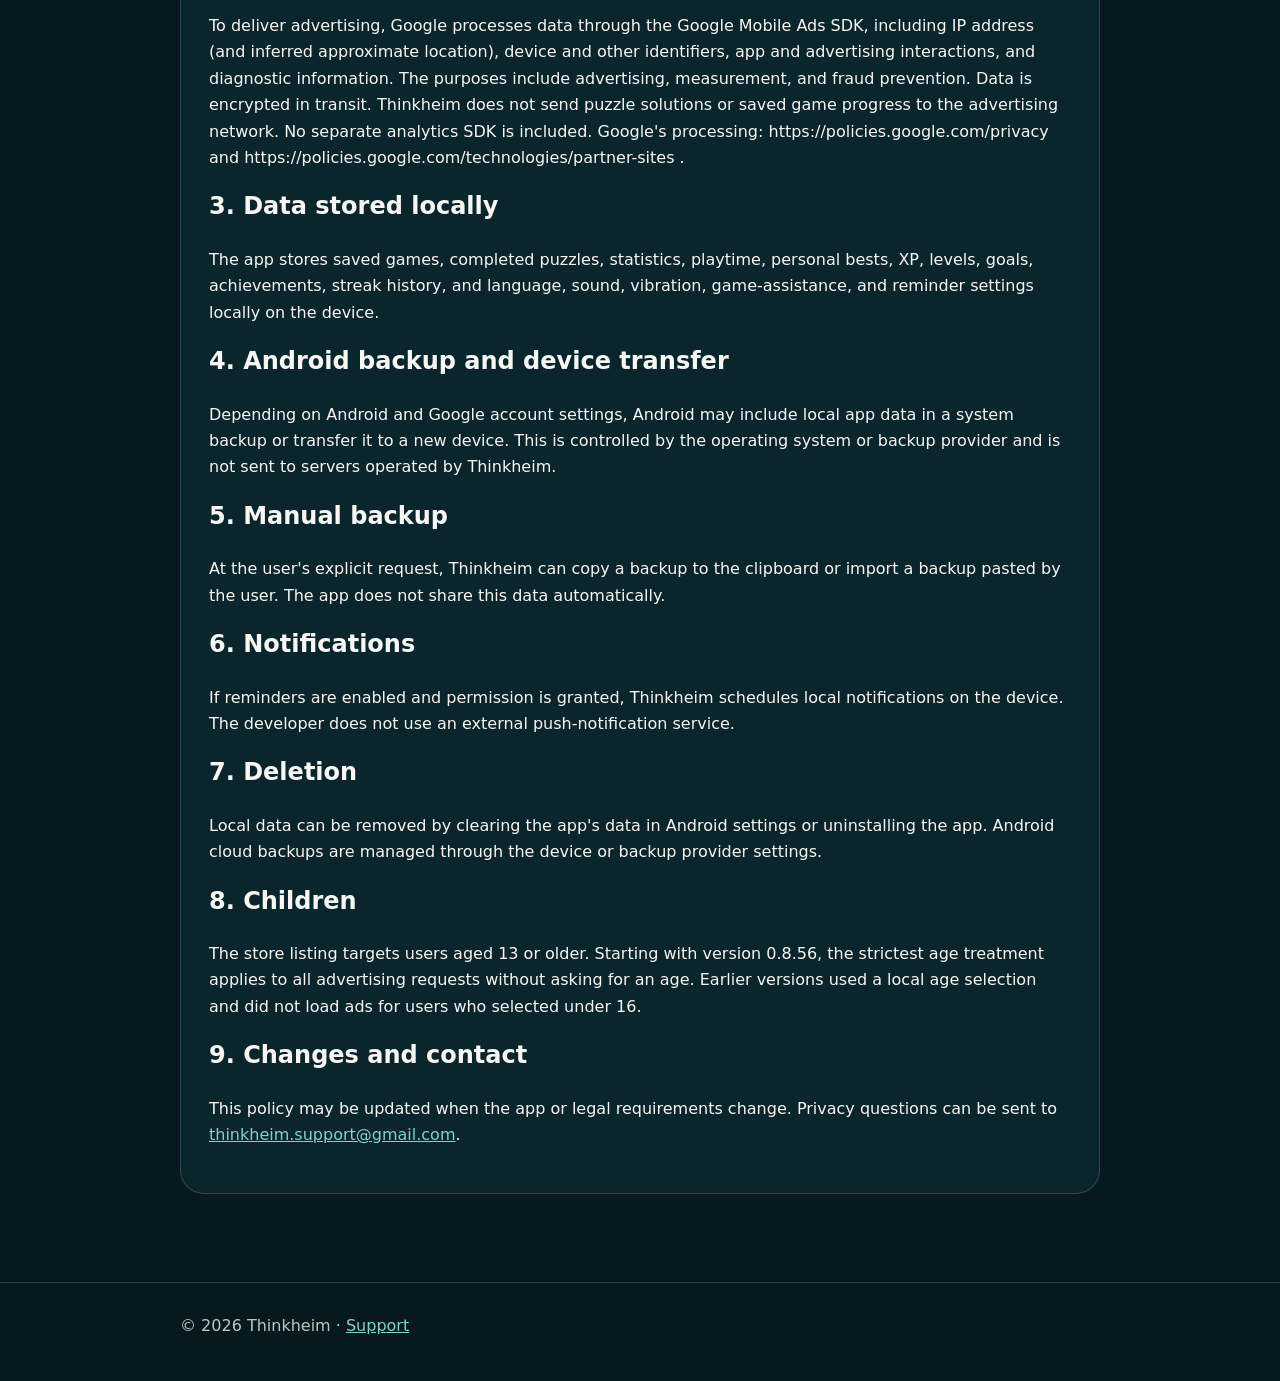
<file: docs/site/privacy.html>
<!doctype html>
<html lang="de">
<head>
  <meta charset="utf-8">
  <meta name="viewport" content="width=device-width, initial-scale=1">
  <meta name="description" content="Datenschutzerklärung und Privacy Policy für Thinkheim.">
  <title>Datenschutz / Privacy · Thinkheim</title>
  <link rel="stylesheet" href="styles.css">
</head>
<body>
  <header class="topbar"><nav class="shell nav" aria-label="Hauptnavigation"><a class="brand" href="index.html">Think<span>heim</span></a><div class="links"><a href="support.html">Support</a><a href="privacy.html">Datenschutz / Privacy</a></div></nav></header>
  <main class="shell">
    <section class="policy-section"><div class="language-label">Deutsch · Stand 25. Oktober 2026</div><h1>Datenschutzerklärung</h1><h2>1. Verantwortlicher</h2><p>Damien Weihs (Thinkheim)<br>Bayerhofstraße 5<br>8600 Bruck an der Mur<br>Steiermark<br>Österreich<br>E-Mail: <a href="mailto:thinkheim.support@gmail.com">thinkheim.support@gmail.com</a></p><h2>2. Grundsatz</h2><p>Thinkheim kann ohne Benutzerkonto verwendet werden. Rätsel und Spielfortschritt werden weiterhin lokal verarbeitet. Bis einschließlich Version 0.8.52 enthält die App keine Werbung. Ab Version 0.8.53 gibt es freiwillige AdMob-Anzeigen für zusätzliche Tipps. Die Versionen 0.8.53 bis 0.8.55 verwenden dafür eine lokale Altersabfrage. Ab Version 0.8.56 entfällt diese Abfrage; alle Anzeigen werden mit denselben strengen Datenschutzeinstellungen angefordert. Es gibt keine Banner und keine automatischen Werbeunterbrechungen.</p><p>Ab Version 0.8.56 wird keine Altersgruppe erfragt oder gespeichert. Alte Altersangaben werden beim App-Start gelöscht. Für alle Nutzer wird Googles strengste Altersbehandlung für Anzeigen zusammen mit der Inhaltsfreigabe G verwendet. Personalisierte Werbung und Remarketing sind deaktiviert. Die normalen Rätsel und kostenlosen Tipps bleiben unabhängig von der Werbenutzung verfügbar.</p><p>Vor Anzeigenanfragen prüft Googles User Messaging Platform (UMP) die erforderlichen Datenschutzeinstellungen und zeigt gegebenenfalls einen Einwilligungsdialog. Wenn die Einwilligungsprüfung nicht abgeschlossen werden kann, wird keine Anzeige geladen. Soweit erforderlich kann die Auswahl in den App-Einstellungen unter „Datenschutz für Werbung“ geändert werden. Thinkheim fordert ausschließlich nicht personalisierte Anzeigen an. Auch nicht personalisierte Anzeigen können eine Einwilligung in die Gerätespeicherung erfordern.</p><p>Für die Anzeigenbereitstellung verarbeitet Google über das Google Mobile Ads SDK unter anderem IP-Adresse (und daraus abgeleiteten ungefähren Standort), Geräte- und andere Kennungen, Interaktionen mit App und Anzeigen sowie Diagnoseinformationen. Dies dient der Werbung, Messung und Betrugsvermeidung. Daten werden bei der Übertragung verschlüsselt. Rätsellösungen und gespeicherte Spielstände werden von Thinkheim nicht an das Werbenetzwerk übermittelt. Es wird kein separates Analyse-SDK eingebaut. Googles Verarbeitung: https://policies.google.com/privacy und https://policies.google.com/technologies/partner-sites .</p><h2>3. Lokal gespeicherte Daten</h2><p>Die App speichert Spielstände, gelöste Rätsel, Statistiken, Spielzeiten, Bestleistungen, XP, Level, Ziele, Erfolge, Streak-Verlauf sowie Sprache-, Ton-, Vibrations-, Spielhilfe- und Erinnerungs­einstellungen lokal auf dem Gerät.</p><h2>4. Android-Sicherung und Geräteübertragung</h2><p>Abhängig von den Android- und Google-Kontoeinstellungen kann Android lokale App-Daten über die Systemsicherung sichern oder auf ein neues Gerät übertragen. Dies wird vom Betriebssystem beziehungsweise Sicherungsanbieter gesteuert, nicht von Thinkheim an eigene Server.</p><h2>5. Manuelle Sicherung</h2><p>Auf ausdrücklichen Wunsch kann Thinkheim eine Sicherung in die Zwischenablage kopieren oder eine eingefügte Sicherung importieren. Die App teilt diese Daten nicht selbstständig.</p><h2>6. Benachrichtigungen</h2><p>Wenn Erinnerungen aktiviert und die erforderliche Berechtigung erteilt wurden, plant Thinkheim lokale Benachrichtigungen auf dem Gerät. Es wird kein externer Push-Dienst des Entwicklers verwendet.</p><h2>7. Löschung</h2><p>Lokale Daten können über die Android-Einstellungen durch Löschen der App-Daten oder Deinstallation entfernt werden. Android-Cloud-Sicherungen werden über die Einstellungen des Geräts beziehungsweise Sicherungsanbieters verwaltet.</p><h2>8. Kinder</h2><p>Thinkheim richtet sich laut Store-Angaben an Nutzer ab 13 Jahren. Ab Version 0.8.56 gilt die strengste Altersbehandlung für sämtliche Anzeigenanfragen, ohne das Alter abzufragen. Vorherige App-Versionen verwendeten eine lokale Altersabfrage und luden unter 16 keine Werbung.</p><h2>9. Änderungen und Kontakt</h2><p>Diese Erklärung kann bei Änderungen der App oder rechtlicher Anforderungen aktualisiert werden. Datenschutzfragen können an <a href="mailto:thinkheim.support@gmail.com">thinkheim.support@gmail.com</a> gerichtet werden.</p></section>
    <section class="policy-section" lang="en"><div class="language-label">English · Last updated 25 October 2026</div><h1>Privacy Policy</h1><h2>1. Controller</h2><p>Damien Weihs (Thinkheim)<br>Bayerhofstraße 5<br>8600 Bruck an der Mur<br>Styria<br>Austria<br>Email: <a href="mailto:thinkheim.support@gmail.com">thinkheim.support@gmail.com</a></p><h2>2. General principle</h2><p>Thinkheim can be used without an account. Puzzles and game progress continue to be processed locally. Versions up to and including 0.8.52 contain no advertising. Optional AdMob ads for additional hints are available starting with version 0.8.53. Versions 0.8.53 through 0.8.55 use a local age selection. Starting with version 0.8.56, that selection is removed and the same strict advertising privacy settings apply to everyone. There are no banners or automatic advertising interruptions.</p><p>Starting with version 0.8.56, no age group is requested or stored. Previous age selections are deleted at app launch. All ad requests use Google&#x27;s strictest age treatment and content rating G. Personalized advertising and remarketing are disabled. Normal puzzles and free hints remain available independently of advertising.</p><p>Before requesting ads, Google&#x27;s User Messaging Platform (UMP) checks the required privacy settings and displays a consent form where needed. If this process cannot be completed, no ad is loaded. Where required, users can change their choice under “Ad privacy choices” in the app settings. Thinkheim requests non-personalized ads only. Non-personalized advertising may still require consent to device storage.</p><p>To deliver advertising, Google processes data through the Google Mobile Ads SDK, including IP address (and inferred approximate location), device and other identifiers, app and advertising interactions, and diagnostic information. The purposes include advertising, measurement, and fraud prevention. Data is encrypted in transit. Thinkheim does not send puzzle solutions or saved game progress to the advertising network. No separate analytics SDK is included. Google&#x27;s processing: https://policies.google.com/privacy and https://policies.google.com/technologies/partner-sites .</p><h2>3. Data stored locally</h2><p>The app stores saved games, completed puzzles, statistics, playtime, personal bests, XP, levels, goals, achievements, streak history, and language, sound, vibration, game-assistance, and reminder settings locally on the device.</p><h2>4. Android backup and device transfer</h2><p>Depending on Android and Google account settings, Android may include local app data in a system backup or transfer it to a new device. This is controlled by the operating system or backup provider and is not sent to servers operated by Thinkheim.</p><h2>5. Manual backup</h2><p>At the user's explicit request, Thinkheim can copy a backup to the clipboard or import a backup pasted by the user. The app does not share this data automatically.</p><h2>6. Notifications</h2><p>If reminders are enabled and permission is granted, Thinkheim schedules local notifications on the device. The developer does not use an external push-notification service.</p><h2>7. Deletion</h2><p>Local data can be removed by clearing the app's data in Android settings or uninstalling the app. Android cloud backups are managed through the device or backup provider settings.</p><h2>8. Children</h2><p>The store listing targets users aged 13 or older. Starting with version 0.8.56, the strictest age treatment applies to all advertising requests without asking for an age. Earlier versions used a local age selection and did not load ads for users who selected under 16.</p><h2>9. Changes and contact</h2><p>This policy may be updated when the app or legal requirements change. Privacy questions can be sent to <a href="mailto:thinkheim.support@gmail.com">thinkheim.support@gmail.com</a>.</p></section>
  </main>
  <footer><div class="shell">© 2026 Thinkheim · <a href="support.html">Support</a></div></footer>
</body>
</html>
</file>
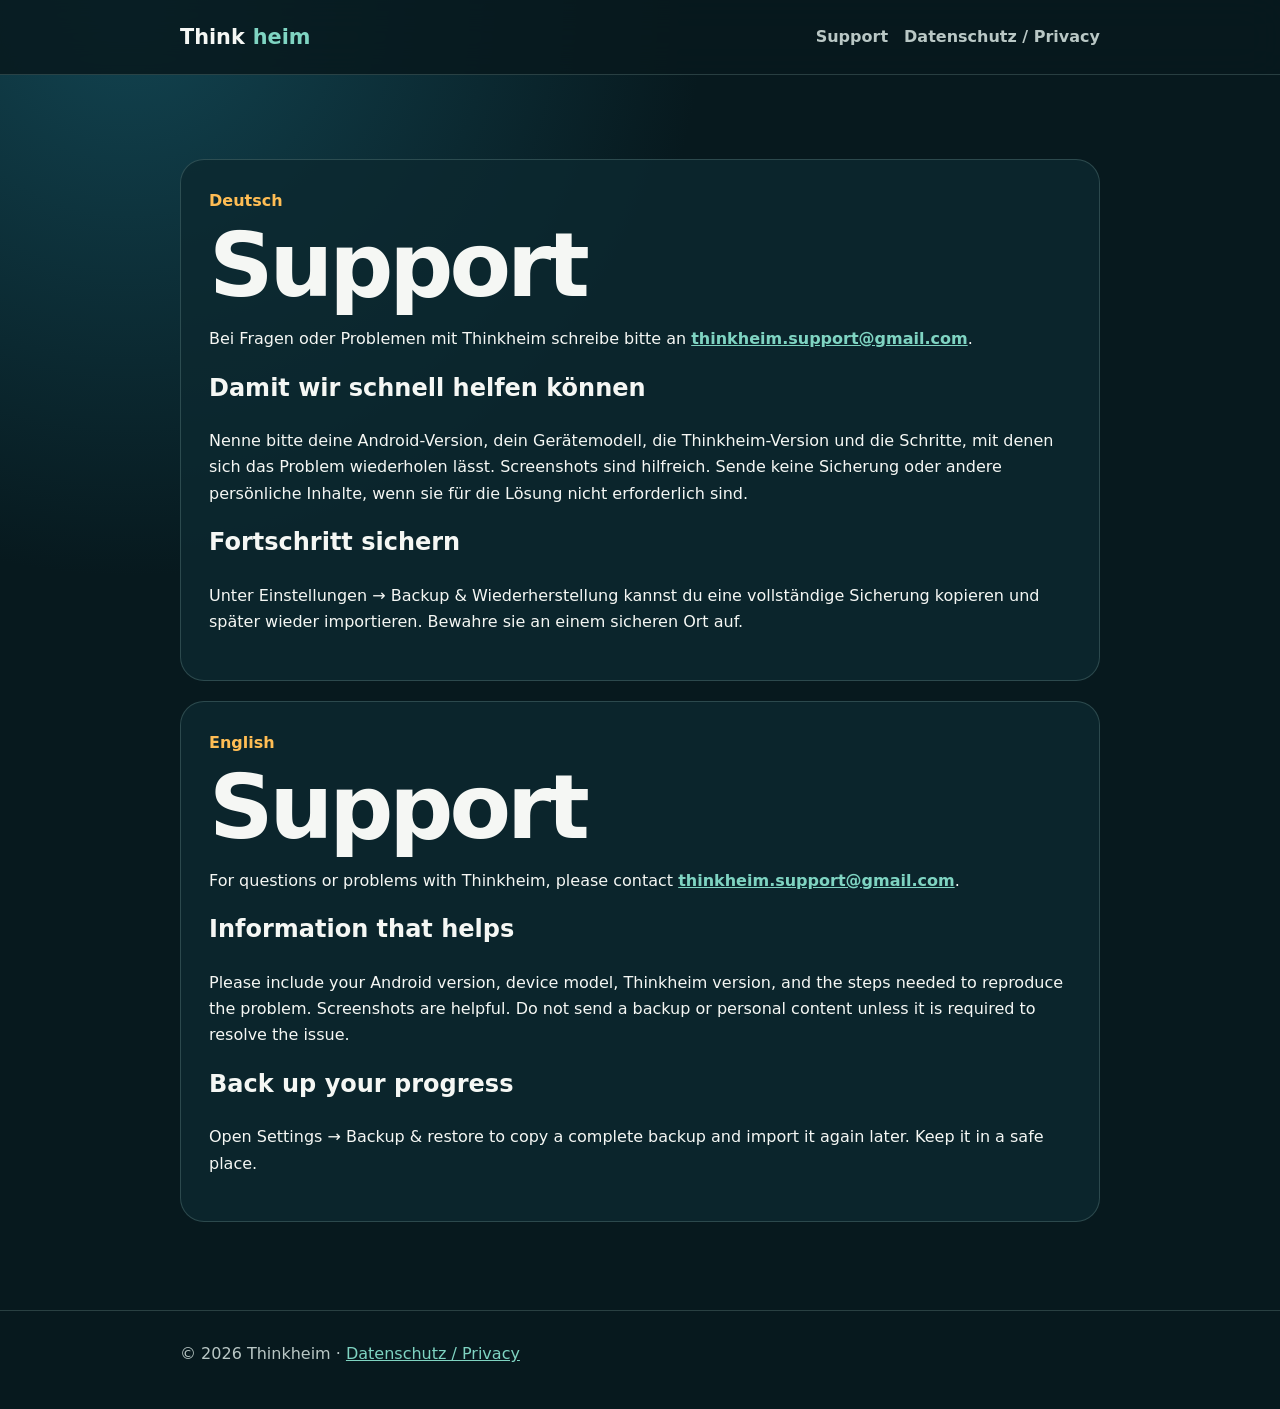
<file: docs/site/support.html>
<!doctype html>
<html lang="de">
<head>
  <meta charset="utf-8">
  <meta name="viewport" content="width=device-width, initial-scale=1">
  <meta name="description" content="Support für Thinkheim.">
  <title>Support · Thinkheim</title>
  <link rel="stylesheet" href="styles.css">
</head>
<body>
  <header class="topbar"><nav class="shell nav" aria-label="Hauptnavigation"><a class="brand" href="index.html">Think<span>heim</span></a><div class="links"><a href="support.html">Support</a><a href="privacy.html">Datenschutz / Privacy</a></div></nav></header>
  <main class="shell">
    <section class="policy-section"><div class="language-label">Deutsch</div><h1>Support</h1><p>Bei Fragen oder Problemen mit Thinkheim schreibe bitte an <strong><a href="mailto:thinkheim.support@gmail.com">thinkheim.support@gmail.com</a></strong>.</p><h2>Damit wir schnell helfen können</h2><p>Nenne bitte deine Android-Version, dein Gerätemodell, die Thinkheim-Version und die Schritte, mit denen sich das Problem wiederholen lässt. Screenshots sind hilfreich. Sende keine Sicherung oder andere persönliche Inhalte, wenn sie für die Lösung nicht erforderlich sind.</p><h2>Fortschritt sichern</h2><p>Unter Einstellungen → Backup & Wiederherstellung kannst du eine vollständige Sicherung kopieren und später wieder importieren. Bewahre sie an einem sicheren Ort auf.</p></section>
    <section class="policy-section" lang="en"><div class="language-label">English</div><h1>Support</h1><p>For questions or problems with Thinkheim, please contact <strong><a href="mailto:thinkheim.support@gmail.com">thinkheim.support@gmail.com</a></strong>.</p><h2>Information that helps</h2><p>Please include your Android version, device model, Thinkheim version, and the steps needed to reproduce the problem. Screenshots are helpful. Do not send a backup or personal content unless it is required to resolve the issue.</p><h2>Back up your progress</h2><p>Open Settings → Backup & restore to copy a complete backup and import it again later. Keep it in a safe place.</p></section>
  </main>
  <footer><div class="shell">© 2026 Thinkheim · <a href="privacy.html">Datenschutz / Privacy</a></div></footer>
</body>
</html>
</file>
<file: docs/site/styles.css>
:root {
  color-scheme: dark;
  --background: #07191e;
  --surface: #0d2930;
  --surface-strong: #113740;
  --mint: #bfeee1;
  --mint-strong: #7fd4c2;
  --amber: #ffbd54;
  --text: #f5f7f4;
  --muted: #b9c7c5;
  --line: rgba(191, 238, 225, 0.18);
}

* { box-sizing: border-box; }
html { scroll-behavior: smooth; }
body {
  margin: 0;
  min-height: 100vh;
  background: radial-gradient(circle at 10% 0%, #124451 0, transparent 36rem), var(--background);
  color: var(--text);
  font-family: Inter, ui-sans-serif, system-ui, -apple-system, BlinkMacSystemFont, "Segoe UI", sans-serif;
  line-height: 1.65;
}

a { color: var(--mint-strong); }
.shell { width: min(920px, calc(100% - 32px)); margin: 0 auto; }
.topbar {
  border-bottom: 1px solid var(--line);
  background: rgba(7, 25, 30, 0.86);
  backdrop-filter: blur(18px);
  position: sticky;
  top: 0;
  z-index: 10;
}
.nav { min-height: 74px; display: flex; align-items: center; justify-content: space-between; gap: 20px; }
.brand { display: flex; align-items: baseline; gap: 8px; color: var(--text); text-decoration: none; font-size: 1.3rem; font-weight: 800; }
.brand span { color: var(--mint-strong); }
.links { display: flex; flex-wrap: wrap; gap: 16px; }
.links a { color: var(--muted); text-decoration: none; font-weight: 650; }
.links a:hover, .links a:focus-visible { color: var(--mint); }
main { padding: 64px 0 88px; }
.hero { padding: clamp(34px, 7vw, 72px); border: 1px solid var(--line); border-radius: 36px; background: linear-gradient(135deg, rgba(17, 55, 64, .96), rgba(8, 31, 37, .9)); box-shadow: 0 28px 80px rgba(0,0,0,.24); }
.eyebrow { color: var(--amber); font-weight: 800; letter-spacing: .14em; text-transform: uppercase; font-size: .78rem; }
h1 { margin: 8px 0 12px; font-size: clamp(2.7rem, 8vw, 5.6rem); line-height: .98; letter-spacing: -.045em; }
.lead { max-width: 620px; margin: 0; color: var(--mint); font-size: clamp(1.15rem, 3vw, 1.55rem); }
.cards { display: grid; grid-template-columns: repeat(2, minmax(0, 1fr)); gap: 20px; margin-top: 24px; }
.card, .policy-section { padding: 28px; border: 1px solid var(--line); border-radius: 24px; background: rgba(13, 41, 48, .82); }
.card h2, .policy-section h2 { margin-top: 0; }
.button { display: inline-flex; margin-top: 8px; padding: 12px 18px; border-radius: 999px; background: var(--mint-strong); color: #05242a; text-decoration: none; font-weight: 800; }
.notice { margin: 0 0 28px; padding: 18px 22px; border-left: 4px solid var(--amber); background: rgba(255, 189, 84, .08); border-radius: 12px; }
.language-label { color: var(--amber); font-weight: 800; }
.policy-section { margin-top: 20px; }
.policy-section h3 { margin-top: 30px; }
footer { border-top: 1px solid var(--line); color: var(--muted); padding: 30px 0 42px; }

@media (max-width: 680px) {
  .nav { align-items: flex-start; flex-direction: column; padding: 16px 0; }
  .cards { grid-template-columns: 1fr; }
  main { padding-top: 32px; }
  .hero { border-radius: 26px; }
}
</file>
